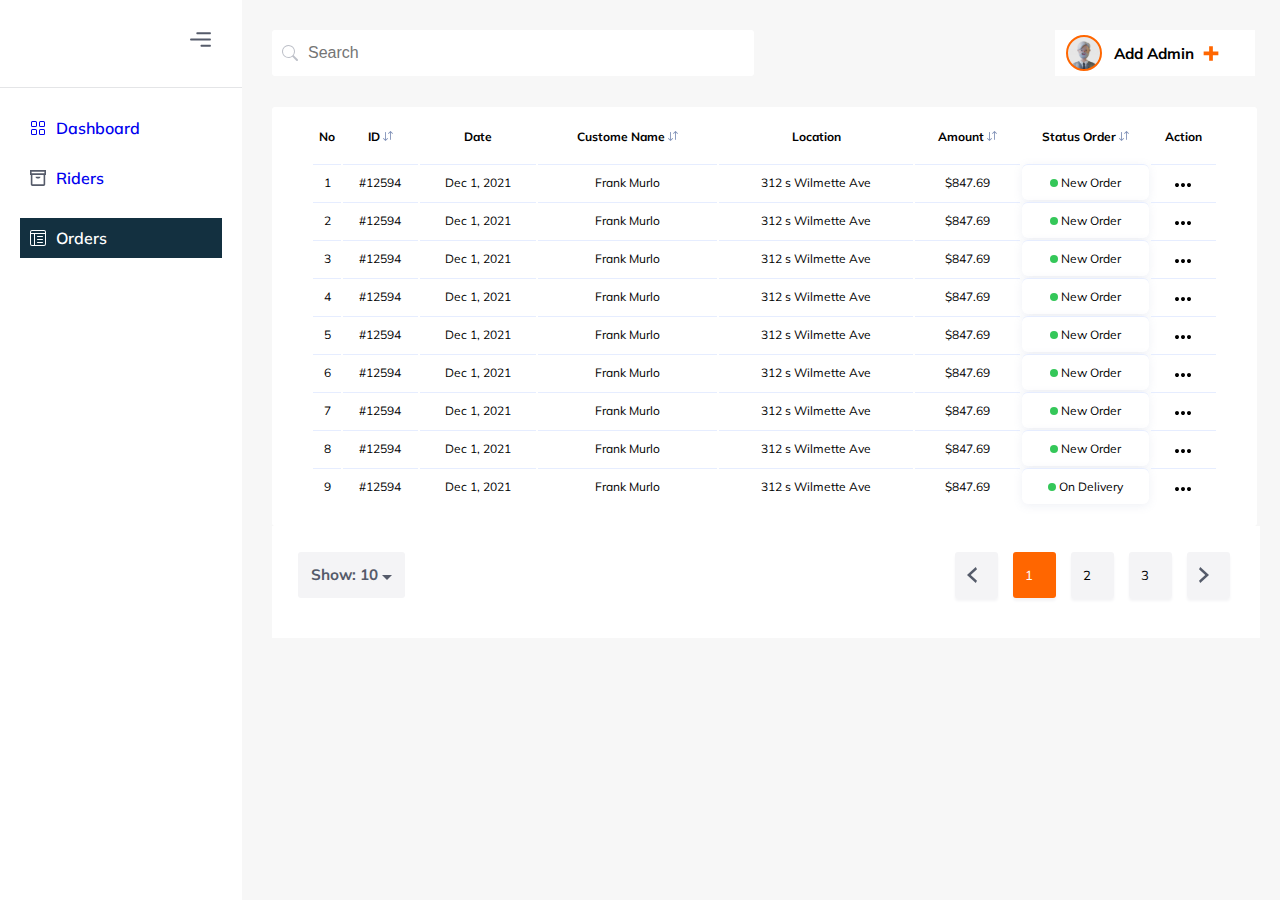
<file: order.html>
<!DOCTYPE html>
<html lang="en">
  <head>
    <meta charset="UTF-8" />
    <meta http-equiv="X-UA-Compatible" content="IE=edge" />
    <meta name="viewport" content="width=device-width, initial-scale=1.0" />
    <link rel="stylesheet" href="/style.css" />
    <link rel="preconnect" href="https://fonts.googleapis.com" />
    <link rel="preconnect" href="https://fonts.gstatic.com" crossorigin />
    <link href="https://fonts.googleapis.com/css2?family=Mulish:wght@200;300&display=swap" rel="stylesheet" />
    <title>Landing page</title>
  </head>
  <body>
    <div class="dashboard">
      <div class="side-bar">
        <div class="side-bar-content">
          <div class="side-bar-icon">
            <svg width="21" height="15" viewBox="0 0 21 15" fill="none" xmlns="http://www.w3.org/2000/svg">
              <path
                d="M20.9167 13.7552C20.9167 14.3281 20.4521 14.7917 19.8802 14.7917L11.5364 14.7917C11.2616 14.7917 10.9979 14.6825 10.8036 14.4881C10.6092 14.2937 10.5 14.0301 10.5 13.7552C10.5 13.4803 10.6092 13.2167 10.8036 13.0223C10.9979 12.8279 11.2616 12.7187 11.5364 12.7187L19.8802 12.7187C20.1551 12.7187 20.4187 12.8279 20.6131 13.0223C20.8075 13.2167 20.9167 13.4803 20.9167 13.7552Z"
                fill="#555B6A"
              />
              <path
                d="M20.9167 7.49995C20.9167 8.07287 20.4521 8.53641 19.8802 8.53641L1.11978 8.53641C0.844894 8.53641 0.581268 8.42721 0.386894 8.23284C0.19252 8.03846 0.0833206 7.77483 0.0833206 7.49995C0.0833206 7.22506 0.19252 6.96143 0.386894 6.76706C0.581268 6.57269 0.844894 6.46349 1.11978 6.46349L19.8802 6.46349C20.1551 6.46349 20.4187 6.57269 20.6131 6.76706C20.8075 6.96143 20.9167 7.22506 20.9167 7.49995Z"
                fill="#555B6A"
              />
              <path
                d="M19.8802 2.28134C20.1551 2.28134 20.4187 2.17214 20.6131 1.97777C20.8075 1.7834 20.9167 1.51977 20.9167 1.24488C20.9167 0.969996 20.8075 0.706369 20.6131 0.511995C20.4187 0.317621 20.1551 0.208422 19.8802 0.208422L7.36978 0.208422C7.09489 0.208422 6.83127 0.317621 6.63689 0.511995C6.44252 0.706369 6.33332 0.969996 6.33332 1.24488C6.33332 1.51977 6.44252 1.7834 6.63689 1.97777C6.83127 2.17214 7.09489 2.28134 7.36978 2.28134L19.8802 2.28134Z"
                fill="#555B6A"
              />
            </svg>
          </div>
          <div >
            <a href="/">
              <svg xmlns="http://www.w3.org/2000/svg" width="16" height="16" fill="currentColor" class="bi bi-grid" viewBox="0 0 16 16">
                <path
                  d="M1 2.5A1.5 1.5 0 0 1 2.5 1h3A1.5 1.5 0 0 1 7 2.5v3A1.5 1.5 0 0 1 5.5 7h-3A1.5 1.5 0 0 1 1 5.5v-3zM2.5 2a.5.5 0 0 0-.5.5v3a.5.5 0 0 0 .5.5h3a.5.5 0 0 0 .5-.5v-3a.5.5 0 0 0-.5-.5h-3zm6.5.5A1.5 1.5 0 0 1 10.5 1h3A1.5 1.5 0 0 1 15 2.5v3A1.5 1.5 0 0 1 13.5 7h-3A1.5 1.5 0 0 1 9 5.5v-3zm1.5-.5a.5.5 0 0 0-.5.5v3a.5.5 0 0 0 .5.5h3a.5.5 0 0 0 .5-.5v-3a.5.5 0 0 0-.5-.5h-3zM1 10.5A1.5 1.5 0 0 1 2.5 9h3A1.5 1.5 0 0 1 7 10.5v3A1.5 1.5 0 0 1 5.5 15h-3A1.5 1.5 0 0 1 1 13.5v-3zm1.5-.5a.5.5 0 0 0-.5.5v3a.5.5 0 0 0 .5.5h3a.5.5 0 0 0 .5-.5v-3a.5.5 0 0 0-.5-.5h-3zm6.5.5A1.5 1.5 0 0 1 10.5 9h3a1.5 1.5 0 0 1 1.5 1.5v3a1.5 1.5 0 0 1-1.5 1.5h-3A1.5 1.5 0 0 1 9 13.5v-3zm1.5-.5a.5.5 0 0 0-.5.5v3a.5.5 0 0 0 .5.5h3a.5.5 0 0 0 .5-.5v-3a.5.5 0 0 0-.5-.5h-3z"
                />
              </svg>
              <span style="margin-left: 10px"> Dashboard </span>
            </a>
            <a  href="/rider.html">
              <svg width="16" height="16" viewBox="0 0 16 16" fill="none" xmlns="http://www.w3.org/2000/svg">
                <path
                  d="M16 0H0V5.05263H0.8V14.3158C0.8 14.7625 0.968571 15.1909 1.26863 15.5067C1.56869 15.8226 1.97565 16 2.4 16H13.6C14.0243 16 14.4313 15.8226 14.7314 15.5067C15.0314 15.1909 15.2 14.7625 15.2 14.3158V5.05263H16V0ZM1.6 1.68421H14.4V3.36842H1.6V1.68421ZM13.6 14.3158H2.4V5.05263H13.6V14.3158ZM5.6 6.73684H10.4C10.4 7.18352 10.2314 7.61191 9.93137 7.92776C9.63131 8.24361 9.22435 8.42105 8.8 8.42105H7.2C6.77565 8.42105 6.36869 8.24361 6.06863 7.92776C5.76857 7.61191 5.6 7.18352 5.6 6.73684Z"
                  fill="#555B6A"
                />
              </svg>
              <span style="margin-left: 10px"> Riders</span>
            </a>
            <a class="side-bar-nav" href="/order.html">
              <svg xmlns="http://www.w3.org/2000/svg" width="16" height="16" fill="currentColor" class="bi bi-layout-text-window-reverse" viewBox="0 0 16 16">
                <path d="M13 6.5a.5.5 0 0 0-.5-.5h-5a.5.5 0 0 0 0 1h5a.5.5 0 0 0 .5-.5zm0 3a.5.5 0 0 0-.5-.5h-5a.5.5 0 0 0 0 1h5a.5.5 0 0 0 .5-.5zm-.5 2.5a.5.5 0 0 1 0 1h-5a.5.5 0 0 1 0-1h5z" />
                <path d="M14 0a2 2 0 0 1 2 2v12a2 2 0 0 1-2 2H2a2 2 0 0 1-2-2V2a2 2 0 0 1 2-2h12zM2 1a1 1 0 0 0-1 1v1h14V2a1 1 0 0 0-1-1H2zM1 4v10a1 1 0 0 0 1 1h2V4H1zm4 0v11h9a1 1 0 0 0 1-1V4H5z" />
              </svg>
              <span style="margin-left: 10px"> Orders </span>
            </a>
          </div>
        </div>
      </div>
      <div class="main-dashboard">
        <div class="dashboard-header">
          <!-- Dashboard Search -->
          <div class="dashboard-search">
            <svg xmlns="http://www.w3.org/2000/svg" width="16" height="16" fill="currentColor" class="bi bi-search" viewBox="0 0 16 16">
              <path d="M11.742 10.344a6.5 6.5 0 1 0-1.397 1.398h-.001c.03.04.062.078.098.115l3.85 3.85a1 1 0 0 0 1.415-1.414l-3.85-3.85a1.007 1.007 0 0 0-.115-.1zM12 6.5a5.5 5.5 0 1 1-11 0 5.5 5.5 0 0 1 11 0z" />
            </svg>
            <input class="search-input" type="text" placeholder="Search" />
          </div>
          <!-- Dashboard Admin -->
          <div  class="dashboard-admin">
          
            <svg width="36" height="36" viewBox="0 0 36 36" fill="none" xmlns="http://www.w3.org/2000/svg" xmlns:xlink="http://www.w3.org/1999/xlink">
              <circle cx="18" cy="18" r="17" fill="url(#pattern0)" stroke="#FF6600" stroke-width="2" />
              <defs>
                <pattern id="pattern0" patternContentUnits="objectBoundingBox" width="1" height="1">
                  <use xlink:href="#image0_1_1361" transform="scale(0.00295858)" />
                </pattern>
                <image
                  id="image0_1_1361"
                  width="338"
                  height="338"
                  xlink:href="[data-uri]"
                />
              </defs>
            </svg>
            <h3>Add Admin</h3>

            <svg width="16" height="15" viewBox="0 0 16 15" fill="none" xmlns="http://www.w3.org/2000/svg">
              <path d="M6.14 14.8V9.16H0.65V5.62H6.14V0.129999H9.86V5.62H15.35V9.16H9.86V14.8H6.14Z" fill="#FF6600" />
            </svg>
          </div>
        </div>
        <!-- Main dashboard content -->
        <div class="main-dashboard-table">
          <table id="table">
            <thead>
              <tr>
                <th class="th">No</th>
                <th class="th">
                  <span> ID </span>

                  <svg width="10" height="10" viewBox="0 0 10 10" fill="none" xmlns="http://www.w3.org/2000/svg">
                    <path
                      fill-rule="evenodd"
                      clip-rule="evenodd"
                      d="M7.925 1.52605V8.50001C7.925 8.73473 7.73472 8.92501 7.5 8.92501C7.26528 8.92501 7.075 8.73473 7.075 8.50001V1.52605L5.80052 2.80053C5.63455 2.96651 5.36545 2.96651 5.19948 2.80053C5.03351 2.63456 5.03351 2.36546 5.19948 2.19949L7.19948 0.199492C7.36545 0.0335188 7.63455 0.0335188 7.80052 0.199492L9.80052 2.19949C9.96649 2.36546 9.96649 2.63456 9.80052 2.80053C9.63455 2.96651 9.36545 2.96651 9.19948 2.80053L7.925 1.52605ZM2.925 1.50001C2.925 1.26529 2.73472 1.07501 2.5 1.07501C2.26528 1.07501 2.075 1.26529 2.075 1.50001V8.47397L0.800521 7.19949C0.634548 7.03352 0.365453 7.03352 0.19948 7.19949C0.0335076 7.36546 0.0335076 7.63456 0.19948 7.80053L2.19948 9.80053C2.36545 9.96651 2.63455 9.96651 2.80052 9.80053L4.80052 7.80053C4.96649 7.63456 4.96649 7.36546 4.80052 7.19949C4.63455 7.03352 4.36545 7.03352 4.19948 7.19949L2.925 8.47397V1.50001Z"
                      fill="#7C8DB5"
                    />
                  </svg>
                </th>
                <th class="th">Date</th>
                <th class="th">
                  <span>Custome Name</span>
                  <svg width="10" height="10" viewBox="0 0 10 10" fill="none" xmlns="http://www.w3.org/2000/svg">
                    <path
                      fill-rule="evenodd"
                      clip-rule="evenodd"
                      d="M7.925 1.52605V8.50001C7.925 8.73473 7.73472 8.92501 7.5 8.92501C7.26528 8.92501 7.075 8.73473 7.075 8.50001V1.52605L5.80052 2.80053C5.63455 2.96651 5.36545 2.96651 5.19948 2.80053C5.03351 2.63456 5.03351 2.36546 5.19948 2.19949L7.19948 0.199492C7.36545 0.0335188 7.63455 0.0335188 7.80052 0.199492L9.80052 2.19949C9.96649 2.36546 9.96649 2.63456 9.80052 2.80053C9.63455 2.96651 9.36545 2.96651 9.19948 2.80053L7.925 1.52605ZM2.925 1.50001C2.925 1.26529 2.73472 1.07501 2.5 1.07501C2.26528 1.07501 2.075 1.26529 2.075 1.50001V8.47397L0.800521 7.19949C0.634548 7.03352 0.365453 7.03352 0.19948 7.19949C0.0335076 7.36546 0.0335076 7.63456 0.19948 7.80053L2.19948 9.80053C2.36545 9.96651 2.63455 9.96651 2.80052 9.80053L4.80052 7.80053C4.96649 7.63456 4.96649 7.36546 4.80052 7.19949C4.63455 7.03352 4.36545 7.03352 4.19948 7.19949L2.925 8.47397V1.50001Z"
                      fill="#7C8DB5"
                    />
                  </svg>
                </th>
                <th class="th">Location</th>
                <th class="th">
                  Amount
                  <svg width="10" height="10" viewBox="0 0 10 10" fill="none" xmlns="http://www.w3.org/2000/svg">
                    <path
                      fill-rule="evenodd"
                      clip-rule="evenodd"
                      d="M7.925 1.52605V8.50001C7.925 8.73473 7.73472 8.92501 7.5 8.92501C7.26528 8.92501 7.075 8.73473 7.075 8.50001V1.52605L5.80052 2.80053C5.63455 2.96651 5.36545 2.96651 5.19948 2.80053C5.03351 2.63456 5.03351 2.36546 5.19948 2.19949L7.19948 0.199492C7.36545 0.0335188 7.63455 0.0335188 7.80052 0.199492L9.80052 2.19949C9.96649 2.36546 9.96649 2.63456 9.80052 2.80053C9.63455 2.96651 9.36545 2.96651 9.19948 2.80053L7.925 1.52605ZM2.925 1.50001C2.925 1.26529 2.73472 1.07501 2.5 1.07501C2.26528 1.07501 2.075 1.26529 2.075 1.50001V8.47397L0.800521 7.19949C0.634548 7.03352 0.365453 7.03352 0.19948 7.19949C0.0335076 7.36546 0.0335076 7.63456 0.19948 7.80053L2.19948 9.80053C2.36545 9.96651 2.63455 9.96651 2.80052 9.80053L4.80052 7.80053C4.96649 7.63456 4.96649 7.36546 4.80052 7.19949C4.63455 7.03352 4.36545 7.03352 4.19948 7.19949L2.925 8.47397V1.50001Z"
                      fill="#7C8DB5"
                    />
                  </svg>
                </th>
                <th class="th">
                  Status Order
                  <svg width="10" height="10" viewBox="0 0 10 10" fill="none" xmlns="http://www.w3.org/2000/svg">
                    <path
                      fill-rule="evenodd"
                      clip-rule="evenodd"
                      d="M7.925 1.52605V8.50001C7.925 8.73473 7.73472 8.92501 7.5 8.92501C7.26528 8.92501 7.075 8.73473 7.075 8.50001V1.52605L5.80052 2.80053C5.63455 2.96651 5.36545 2.96651 5.19948 2.80053C5.03351 2.63456 5.03351 2.36546 5.19948 2.19949L7.19948 0.199492C7.36545 0.0335188 7.63455 0.0335188 7.80052 0.199492L9.80052 2.19949C9.96649 2.36546 9.96649 2.63456 9.80052 2.80053C9.63455 2.96651 9.36545 2.96651 9.19948 2.80053L7.925 1.52605ZM2.925 1.50001C2.925 1.26529 2.73472 1.07501 2.5 1.07501C2.26528 1.07501 2.075 1.26529 2.075 1.50001V8.47397L0.800521 7.19949C0.634548 7.03352 0.365453 7.03352 0.19948 7.19949C0.0335076 7.36546 0.0335076 7.63456 0.19948 7.80053L2.19948 9.80053C2.36545 9.96651 2.63455 9.96651 2.80052 9.80053L4.80052 7.80053C4.96649 7.63456 4.96649 7.36546 4.80052 7.19949C4.63455 7.03352 4.36545 7.03352 4.19948 7.19949L2.925 8.47397V1.50001Z"
                      fill="#7C8DB5"
                    />
                  </svg>
                </th>
                <th class="th">Action</th>
              </tr>
            </thead>
            <tbody>
              <tr class="assign">
                <td>1</td>
                <td >#12594</td>
                <td>Dec 1, 2021</td>
                <td>Frank Murlo</td>
                <td>312 s Wilmette Ave</td>
                <td>$847.69</td>
                <td class="rider-new-order-td">
                  <svg width="8" height="8" viewBox="0 0 8 8" fill="none" xmlns="http://www.w3.org/2000/svg">
                    <circle cx="4" cy="4" r="4" fill="#34C759" />
                  </svg>
                  <span>New Order</span>
                </td>
                <td>
                  <svg width="16" height="4" viewBox="0 0 16 4" fill="none" xmlns="http://www.w3.org/2000/svg">
                    <path
                      d="M2 0C1.46957 0 0.960859 0.210714 0.585786 0.585787C0.210714 0.96086 0 1.46957 0 2C0 2.53043 0.210714 3.03914 0.585786 3.41421C0.960859 3.78929 1.46957 4 2 4C2.53043 4 3.03914 3.78929 3.41421 3.41421C3.78929 3.03914 4 2.53043 4 2C4 1.46957 3.78929 0.96086 3.41421 0.585787C3.03914 0.210714 2.53043 0 2 0ZM8 0C7.46957 0 6.96086 0.210714 6.58579 0.585787C6.21071 0.96086 6 1.46957 6 2C6 2.53043 6.21071 3.03914 6.58579 3.41421C6.96086 3.78929 7.46957 4 8 4C8.53043 4 9.03914 3.78929 9.41421 3.41421C9.78929 3.03914 10 2.53043 10 2C10 1.46957 9.78929 0.96086 9.41421 0.585787C9.03914 0.210714 8.53043 0 8 0ZM14 0C13.4696 0 12.9609 0.210714 12.5858 0.585787C12.2107 0.96086 12 1.46957 12 2C12 2.53043 12.2107 3.03914 12.5858 3.41421C12.9609 3.78929 13.4696 4 14 4C14.5304 4 15.0391 3.78929 15.4142 3.41421C15.7893 3.03914 16 2.53043 16 2C16 1.46957 15.7893 0.96086 15.4142 0.585787C15.0391 0.210714 14.5304 0 14 0Z"
                      fill="black"
                    />
                  </svg>
                </td>
              </tr>
              <tr class="assign">
                <td>2</td>
                <td >#12594</td>
                <td>Dec 1, 2021</td>
                <td>Frank Murlo</td>
                <td>312 s Wilmette Ave</td>
                <td>$847.69</td>
                <td class="rider-new-order-td">
                  <svg width="8" height="8" viewBox="0 0 8 8" fill="none" xmlns="http://www.w3.org/2000/svg">
                    <circle cx="4" cy="4" r="4" fill="#34C759" />
                  </svg>
                  <span>New Order</span>
                </td>
                <td>
                  <svg width="16" height="4" viewBox="0 0 16 4" fill="none" xmlns="http://www.w3.org/2000/svg">
                    <path
                      d="M2 0C1.46957 0 0.960859 0.210714 0.585786 0.585787C0.210714 0.96086 0 1.46957 0 2C0 2.53043 0.210714 3.03914 0.585786 3.41421C0.960859 3.78929 1.46957 4 2 4C2.53043 4 3.03914 3.78929 3.41421 3.41421C3.78929 3.03914 4 2.53043 4 2C4 1.46957 3.78929 0.96086 3.41421 0.585787C3.03914 0.210714 2.53043 0 2 0ZM8 0C7.46957 0 6.96086 0.210714 6.58579 0.585787C6.21071 0.96086 6 1.46957 6 2C6 2.53043 6.21071 3.03914 6.58579 3.41421C6.96086 3.78929 7.46957 4 8 4C8.53043 4 9.03914 3.78929 9.41421 3.41421C9.78929 3.03914 10 2.53043 10 2C10 1.46957 9.78929 0.96086 9.41421 0.585787C9.03914 0.210714 8.53043 0 8 0ZM14 0C13.4696 0 12.9609 0.210714 12.5858 0.585787C12.2107 0.96086 12 1.46957 12 2C12 2.53043 12.2107 3.03914 12.5858 3.41421C12.9609 3.78929 13.4696 4 14 4C14.5304 4 15.0391 3.78929 15.4142 3.41421C15.7893 3.03914 16 2.53043 16 2C16 1.46957 15.7893 0.96086 15.4142 0.585787C15.0391 0.210714 14.5304 0 14 0Z"
                      fill="black"
                    />
                  </svg>
                </td>
              </tr>
              <tr class="assign">
                <td>3</td>
                <td >#12594</td>
                <td>Dec 1, 2021</td>
                <td>Frank Murlo</td>
                <td>312 s Wilmette Ave</td>
                <td>$847.69</td>
                <td class="rider-new-order-td">
                  <svg width="8" height="8" viewBox="0 0 8 8" fill="none" xmlns="http://www.w3.org/2000/svg">
                    <circle cx="4" cy="4" r="4" fill="#34C759" />
                  </svg>
                  <span>New Order</span>
                </td>
                <td>
                  <svg width="16" height="4" viewBox="0 0 16 4" fill="none" xmlns="http://www.w3.org/2000/svg">
                    <path
                      d="M2 0C1.46957 0 0.960859 0.210714 0.585786 0.585787C0.210714 0.96086 0 1.46957 0 2C0 2.53043 0.210714 3.03914 0.585786 3.41421C0.960859 3.78929 1.46957 4 2 4C2.53043 4 3.03914 3.78929 3.41421 3.41421C3.78929 3.03914 4 2.53043 4 2C4 1.46957 3.78929 0.96086 3.41421 0.585787C3.03914 0.210714 2.53043 0 2 0ZM8 0C7.46957 0 6.96086 0.210714 6.58579 0.585787C6.21071 0.96086 6 1.46957 6 2C6 2.53043 6.21071 3.03914 6.58579 3.41421C6.96086 3.78929 7.46957 4 8 4C8.53043 4 9.03914 3.78929 9.41421 3.41421C9.78929 3.03914 10 2.53043 10 2C10 1.46957 9.78929 0.96086 9.41421 0.585787C9.03914 0.210714 8.53043 0 8 0ZM14 0C13.4696 0 12.9609 0.210714 12.5858 0.585787C12.2107 0.96086 12 1.46957 12 2C12 2.53043 12.2107 3.03914 12.5858 3.41421C12.9609 3.78929 13.4696 4 14 4C14.5304 4 15.0391 3.78929 15.4142 3.41421C15.7893 3.03914 16 2.53043 16 2C16 1.46957 15.7893 0.96086 15.4142 0.585787C15.0391 0.210714 14.5304 0 14 0Z"
                      fill="black"
                    />
                  </svg>
                </td>
              </tr>
              <tr class="assign">
                <td>4</td>
                <td >#12594</td>
                <td>Dec 1, 2021</td>
                <td>Frank Murlo</td>
                <td>312 s Wilmette Ave</td>
                <td>$847.69</td>
                <td class="rider-new-order-td">
                  <svg width="8" height="8" viewBox="0 0 8 8" fill="none" xmlns="http://www.w3.org/2000/svg">
                    <circle cx="4" cy="4" r="4" fill="#34C759" />
                  </svg>
                  <span>New Order</span>
                </td>
                <td>
                  <svg width="16" height="4" viewBox="0 0 16 4" fill="none" xmlns="http://www.w3.org/2000/svg">
                    <path
                      d="M2 0C1.46957 0 0.960859 0.210714 0.585786 0.585787C0.210714 0.96086 0 1.46957 0 2C0 2.53043 0.210714 3.03914 0.585786 3.41421C0.960859 3.78929 1.46957 4 2 4C2.53043 4 3.03914 3.78929 3.41421 3.41421C3.78929 3.03914 4 2.53043 4 2C4 1.46957 3.78929 0.96086 3.41421 0.585787C3.03914 0.210714 2.53043 0 2 0ZM8 0C7.46957 0 6.96086 0.210714 6.58579 0.585787C6.21071 0.96086 6 1.46957 6 2C6 2.53043 6.21071 3.03914 6.58579 3.41421C6.96086 3.78929 7.46957 4 8 4C8.53043 4 9.03914 3.78929 9.41421 3.41421C9.78929 3.03914 10 2.53043 10 2C10 1.46957 9.78929 0.96086 9.41421 0.585787C9.03914 0.210714 8.53043 0 8 0ZM14 0C13.4696 0 12.9609 0.210714 12.5858 0.585787C12.2107 0.96086 12 1.46957 12 2C12 2.53043 12.2107 3.03914 12.5858 3.41421C12.9609 3.78929 13.4696 4 14 4C14.5304 4 15.0391 3.78929 15.4142 3.41421C15.7893 3.03914 16 2.53043 16 2C16 1.46957 15.7893 0.96086 15.4142 0.585787C15.0391 0.210714 14.5304 0 14 0Z"
                      fill="black"
                    />
                  </svg>
                </td>
              </tr>
              <tr class="assign">
                <td>5</td>
                <td >#12594</td>
                <td>Dec 1, 2021</td>
                <td>Frank Murlo</td>
                <td>312 s Wilmette Ave</td>
                <td>$847.69</td>
                <td class="rider-new-order-td">
                  <svg width="8" height="8" viewBox="0 0 8 8" fill="none" xmlns="http://www.w3.org/2000/svg">
                    <circle cx="4" cy="4" r="4" fill="#34C759" />
                  </svg>
                  <span>New Order</span>
                </td>
                <td>
                  <svg width="16" height="4" viewBox="0 0 16 4" fill="none" xmlns="http://www.w3.org/2000/svg">
                    <path
                      d="M2 0C1.46957 0 0.960859 0.210714 0.585786 0.585787C0.210714 0.96086 0 1.46957 0 2C0 2.53043 0.210714 3.03914 0.585786 3.41421C0.960859 3.78929 1.46957 4 2 4C2.53043 4 3.03914 3.78929 3.41421 3.41421C3.78929 3.03914 4 2.53043 4 2C4 1.46957 3.78929 0.96086 3.41421 0.585787C3.03914 0.210714 2.53043 0 2 0ZM8 0C7.46957 0 6.96086 0.210714 6.58579 0.585787C6.21071 0.96086 6 1.46957 6 2C6 2.53043 6.21071 3.03914 6.58579 3.41421C6.96086 3.78929 7.46957 4 8 4C8.53043 4 9.03914 3.78929 9.41421 3.41421C9.78929 3.03914 10 2.53043 10 2C10 1.46957 9.78929 0.96086 9.41421 0.585787C9.03914 0.210714 8.53043 0 8 0ZM14 0C13.4696 0 12.9609 0.210714 12.5858 0.585787C12.2107 0.96086 12 1.46957 12 2C12 2.53043 12.2107 3.03914 12.5858 3.41421C12.9609 3.78929 13.4696 4 14 4C14.5304 4 15.0391 3.78929 15.4142 3.41421C15.7893 3.03914 16 2.53043 16 2C16 1.46957 15.7893 0.96086 15.4142 0.585787C15.0391 0.210714 14.5304 0 14 0Z"
                      fill="black"
                    />
                  </svg>
                </td>
              </tr>
              <tr class="assign">
                <td>6</td>
                <td >#12594</td>
                <td>Dec 1, 2021</td>
                <td>Frank Murlo</td>
                <td>312 s Wilmette Ave</td>
                <td>$847.69</td>
                <td class="rider-new-order-td">
                  <svg width="8" height="8" viewBox="0 0 8 8" fill="none" xmlns="http://www.w3.org/2000/svg">
                    <circle cx="4" cy="4" r="4" fill="#34C759" />
                  </svg>
                  <span>New Order</span>
                </td>
                <td>
                  <svg width="16" height="4" viewBox="0 0 16 4" fill="none" xmlns="http://www.w3.org/2000/svg">
                    <path
                      d="M2 0C1.46957 0 0.960859 0.210714 0.585786 0.585787C0.210714 0.96086 0 1.46957 0 2C0 2.53043 0.210714 3.03914 0.585786 3.41421C0.960859 3.78929 1.46957 4 2 4C2.53043 4 3.03914 3.78929 3.41421 3.41421C3.78929 3.03914 4 2.53043 4 2C4 1.46957 3.78929 0.96086 3.41421 0.585787C3.03914 0.210714 2.53043 0 2 0ZM8 0C7.46957 0 6.96086 0.210714 6.58579 0.585787C6.21071 0.96086 6 1.46957 6 2C6 2.53043 6.21071 3.03914 6.58579 3.41421C6.96086 3.78929 7.46957 4 8 4C8.53043 4 9.03914 3.78929 9.41421 3.41421C9.78929 3.03914 10 2.53043 10 2C10 1.46957 9.78929 0.96086 9.41421 0.585787C9.03914 0.210714 8.53043 0 8 0ZM14 0C13.4696 0 12.9609 0.210714 12.5858 0.585787C12.2107 0.96086 12 1.46957 12 2C12 2.53043 12.2107 3.03914 12.5858 3.41421C12.9609 3.78929 13.4696 4 14 4C14.5304 4 15.0391 3.78929 15.4142 3.41421C15.7893 3.03914 16 2.53043 16 2C16 1.46957 15.7893 0.96086 15.4142 0.585787C15.0391 0.210714 14.5304 0 14 0Z"
                      fill="black"
                    />
                  </svg>
                </td>
              </tr>
              <tr class="assign">
                <td>7</td>
                <td >#12594</td>
                <td>Dec 1, 2021</td>
                <td>Frank Murlo</td>
                <td>312 s Wilmette Ave</td>
                <td>$847.69</td>
                <td class="rider-new-order-td">
                  <svg width="8" height="8" viewBox="0 0 8 8" fill="none" xmlns="http://www.w3.org/2000/svg">
                    <circle cx="4" cy="4" r="4" fill="#34C759" />
                  </svg>
                  <span>New Order</span>
                </td>
                <td>
                  <svg width="16" height="4" viewBox="0 0 16 4" fill="none" xmlns="http://www.w3.org/2000/svg">
                    <path
                      d="M2 0C1.46957 0 0.960859 0.210714 0.585786 0.585787C0.210714 0.96086 0 1.46957 0 2C0 2.53043 0.210714 3.03914 0.585786 3.41421C0.960859 3.78929 1.46957 4 2 4C2.53043 4 3.03914 3.78929 3.41421 3.41421C3.78929 3.03914 4 2.53043 4 2C4 1.46957 3.78929 0.96086 3.41421 0.585787C3.03914 0.210714 2.53043 0 2 0ZM8 0C7.46957 0 6.96086 0.210714 6.58579 0.585787C6.21071 0.96086 6 1.46957 6 2C6 2.53043 6.21071 3.03914 6.58579 3.41421C6.96086 3.78929 7.46957 4 8 4C8.53043 4 9.03914 3.78929 9.41421 3.41421C9.78929 3.03914 10 2.53043 10 2C10 1.46957 9.78929 0.96086 9.41421 0.585787C9.03914 0.210714 8.53043 0 8 0ZM14 0C13.4696 0 12.9609 0.210714 12.5858 0.585787C12.2107 0.96086 12 1.46957 12 2C12 2.53043 12.2107 3.03914 12.5858 3.41421C12.9609 3.78929 13.4696 4 14 4C14.5304 4 15.0391 3.78929 15.4142 3.41421C15.7893 3.03914 16 2.53043 16 2C16 1.46957 15.7893 0.96086 15.4142 0.585787C15.0391 0.210714 14.5304 0 14 0Z"
                      fill="black"
                    />
                  </svg>
                </td>
              </tr>
              <tr class="assign">
                <td>8</td>
                <td >#12594</td>
                <td>Dec 1, 2021</td>
                <td>Frank Murlo</td>
                <td>312 s Wilmette Ave</td>
                <td>$847.69</td>
                <td class="rider-new-order-td">
                  <svg width="8" height="8" viewBox="0 0 8 8" fill="none" xmlns="http://www.w3.org/2000/svg">
                    <circle cx="4" cy="4" r="4" fill="#34C759" />
                  </svg>
                  <span>New Order</span>
                </td>
                <td>
                  <svg width="16" height="4" viewBox="0 0 16 4" fill="none" xmlns="http://www.w3.org/2000/svg">
                    <path
                      d="M2 0C1.46957 0 0.960859 0.210714 0.585786 0.585787C0.210714 0.96086 0 1.46957 0 2C0 2.53043 0.210714 3.03914 0.585786 3.41421C0.960859 3.78929 1.46957 4 2 4C2.53043 4 3.03914 3.78929 3.41421 3.41421C3.78929 3.03914 4 2.53043 4 2C4 1.46957 3.78929 0.96086 3.41421 0.585787C3.03914 0.210714 2.53043 0 2 0ZM8 0C7.46957 0 6.96086 0.210714 6.58579 0.585787C6.21071 0.96086 6 1.46957 6 2C6 2.53043 6.21071 3.03914 6.58579 3.41421C6.96086 3.78929 7.46957 4 8 4C8.53043 4 9.03914 3.78929 9.41421 3.41421C9.78929 3.03914 10 2.53043 10 2C10 1.46957 9.78929 0.96086 9.41421 0.585787C9.03914 0.210714 8.53043 0 8 0ZM14 0C13.4696 0 12.9609 0.210714 12.5858 0.585787C12.2107 0.96086 12 1.46957 12 2C12 2.53043 12.2107 3.03914 12.5858 3.41421C12.9609 3.78929 13.4696 4 14 4C14.5304 4 15.0391 3.78929 15.4142 3.41421C15.7893 3.03914 16 2.53043 16 2C16 1.46957 15.7893 0.96086 15.4142 0.585787C15.0391 0.210714 14.5304 0 14 0Z"
                      fill="black"
                    />
                  </svg>
                </td>
              </tr>
              <tr class="assign">
                <td>9</td>
                <td >#12594</td>
                <td>Dec 1, 2021</td>
                <td>Frank Murlo</td>
                <td>312 s Wilmette Ave</td>
                <td>$847.69</td>
                <td class="rider-new-order-td">
                  <svg width="8" height="8" viewBox="0 0 8 8" fill="none" xmlns="http://www.w3.org/2000/svg">
                    <circle cx="4" cy="4" r="4" fill="#34C759" />
                  </svg>
                  <span>On Delivery</span>
                </td>
                <td>
                  <svg width="16" height="4" viewBox="0 0 16 4" fill="none" xmlns="http://www.w3.org/2000/svg">
                    <path
                      d="M2 0C1.46957 0 0.960859 0.210714 0.585786 0.585787C0.210714 0.96086 0 1.46957 0 2C0 2.53043 0.210714 3.03914 0.585786 3.41421C0.960859 3.78929 1.46957 4 2 4C2.53043 4 3.03914 3.78929 3.41421 3.41421C3.78929 3.03914 4 2.53043 4 2C4 1.46957 3.78929 0.96086 3.41421 0.585787C3.03914 0.210714 2.53043 0 2 0ZM8 0C7.46957 0 6.96086 0.210714 6.58579 0.585787C6.21071 0.96086 6 1.46957 6 2C6 2.53043 6.21071 3.03914 6.58579 3.41421C6.96086 3.78929 7.46957 4 8 4C8.53043 4 9.03914 3.78929 9.41421 3.41421C9.78929 3.03914 10 2.53043 10 2C10 1.46957 9.78929 0.96086 9.41421 0.585787C9.03914 0.210714 8.53043 0 8 0ZM14 0C13.4696 0 12.9609 0.210714 12.5858 0.585787C12.2107 0.96086 12 1.46957 12 2C12 2.53043 12.2107 3.03914 12.5858 3.41421C12.9609 3.78929 13.4696 4 14 4C14.5304 4 15.0391 3.78929 15.4142 3.41421C15.7893 3.03914 16 2.53043 16 2C16 1.46957 15.7893 0.96086 15.4142 0.585787C15.0391 0.210714 14.5304 0 14 0Z"
                      fill="black"
                    />
                  </svg>
                </td>
              </tr>
            </tbody>
          </table>
        </div>
        <footer>
          <div class="footer-description">
            <h3>
              Show: 10
              <svg width="10" height="5" viewBox="0 0 10 5" fill="none" xmlns="http://www.w3.org/2000/svg">
                <path d="M0 0L5 5L10 0H0Z" fill="#555B6A" />
              </svg>
            </h3>
          </div>
          <div class="footer-button">
            <nav class="footer-nav">
              <svg width="10" height="16" viewBox="0 0 10 16" fill="none" xmlns="http://www.w3.org/2000/svg">
                <path d="M10 2.28571L3.75 8L10 13.7143L8.75 16L0 8L8.75 0L10 2.28571Z" fill="#555B6A" />
              </svg>
            </nav>
            <nav class="footer-nav nav-color">1</nav>
            <nav class="footer-nav">2</nav>
            <nav class="footer-nav">3</nav>
            <nav class="footer-nav">
              <svg width="10" height="16" viewBox="0 0 10 16" fill="none" xmlns="http://www.w3.org/2000/svg">
                <path d="M0 13.7143L6.25 8L0 2.28571L1.25 0L10 8L1.25 16L0 13.7143Z" fill="#555B6A" />
              </svg>
            </nav>
          </div>
        </footer>
        <div class="main-modal-form">
          <div class="main-overlay"></div>
          <div class="modal-content">
            <div class="modal-container">
              <form class="modal-form">
                <h3 class="modal-admin">Create Admin</h3>
                <input class="main-modal-form-input" type="text" placeholder="Enter Name" />
                <input class="main-modal-form-input" type="text" placeholder="Select Role" />
                <input class="main-modal-form-input" type="text" placeholder="Select Priviledges" />
                <input class="main-modal-form-input" type="text" placeholder="Select Tasks" />
                <input class="main-modal-form-input" type="text" placeholder="Enter Department" />
                <button class="rider-modal-submit-button" type="submit">Add Terminal</button>
              </form>
            </div>
          </div>
        </div>
        <div class="assign-order">
          <div class="overlay"></div>
          <div class="assign-modal-content">
            <div class="rider-container">
              <form class="rider-form">
                <h3 class="modal-admin">Assign Order</h3>
                <div class="rider-svg">
                  <input class="assign-rider-input" type="text" placeholder="Assign Rider">
                  
                  <svg width="16" height="10" viewBox="0 0 16 10" fill="none" xmlns="http://www.w3.org/2000/svg">
                    <path d="M2.28571 0L8 6.25L13.7143 0L16 1.25L8 10L0 1.25L2.28571 0Z" fill="#555B6A" />
                  </svg>
                </div>
    
                <button class="rider-modal-submit-button" type="submit">Assign</button>
              </form>
            </div>
          </div>
        </div>
      </div>

     
    
    
    <script src="./order.js"></script>
   
    
  </body>
</html>
</file>
<file: style.css>
* {
  padding: 0;
  margin: 0;
}
body {
  overflow-x: hidden;
  background: #f7f7f7;
  font-family: "Mulish";
}
.dashboard {
  display: flex;
}
.side-bar {
  width: 242px;
  height: 100vh;
  position: fixed;
  background-color: #ffff;
}
.main-dashboard {
  width: 80%;

  height: auto;
  margin-left: 17rem;
  position: relative;
}

.side-bar-nav {
  background-color: #133040;
  color: #ffffff;
  height: 40px;
}
.side-bar-content {
  position: relative;
}
.dashboard-header {
  width: 100%;
  height: 46px;
  display: flex;
  justify-content: space-between;
  align-items: center;
  margin-top: 30px;
}
.dashboard-search {
  background-color: #ffff;
  display: flex;
  align-items: center;
  width: 462px;
  height: 100%;
  border-radius: 3px;
  padding: 0 10px;
  color: #bec1c9;
}
.search-input {
  border: none;
  outline: none;
  margin-left: 10px;
  font-size: 16px;
}
.main-dashboard-content {
  width: 90%;
  height: 100%;
  margin-top: 31px;
  background: white;
  border-radius: 3px;
  padding: 20px 39px;
}
.dashboard-profile {
  display: flex;
  align-items: center;
}
.notification-icon {
  margin-left: 29.3px;
  margin-right: 35.15px;
}
.avatar {
  margin-right: 12px;
}
.dashboard-profile > h3 {
  margin-right: 14.15px;
}
.dashboard-card {
  margin-top: 59px;
  border: 1px solid #e6edff;
  display: flex;
  justify-content: space-between;
  width: 100%;
  border-radius: 5px;
  height: 142px;
  margin-bottom: 29px;
}
.dashboard-card-price {
  font-family: "Mulish";
  font-style: normal;
  font-weight: 700;
  font-size: 24px;
  line-height: 150%;
  color: #000000;
}
.dashboard-card1 {
  border-right: 1px solid #e6edff;
  flex: 1;

  height: 142px;
  display: flex;
  flex-direction: column;
  justify-content: center;
  padding-left: 20px;
}
.dashboard-card1-content {
  display: flex;
  align-items: center;
}
.dashboard-arrow {
  font-family: "Mulish";
  font-style: normal;
  font-weight: 600;
  font-size: 14px;
  margin-top: 12px;
  color: #7c8db5;
  display: flex;
  align-items: center;
}
.dashboard-arrow > h3 {
  margin-left: 10px;
}
.dashboard-total {
  font-style: normal;
  font-weight: 600;
  font-size: 14px;
  line-height: 150%;
  color: #000000;
}
.svg-table-icon {
  background: #ffffff;
  width: 44px;
  height: 44px;

  margin-left: 81.15px;
  box-shadow: 0px 2px 10px rgba(124, 141, 181, 0.12);
  border-radius: 12px;
  display: flex;
  align-items: center;
  justify-content: center;
}

.dashboard-card1:last-child {
  border-right: none;
}
.dashboard-info {
  display: flex;
  justify-content: space-between;
  align-items: center;
}
.side-bar-icon {
  display: flex;
  justify-content: end;
  border-bottom: 1px solid rgba(85, 91, 106, 0.16);
  padding-bottom: 40.21px;
  padding-top: 32.21px;
  padding-left: 31px;
  padding-right: 31px;
}

.dashboard-admin {
  width: 189px;
  display: flex;
  align-items: center;
  height: 46px;
  margin-right: 25px;
  font-size: small;
  padding-left: 11px;
  text-align: center;
  justify-items: center;
  background-color: #ffffff;
  cursor: pointer;
}
.dashboard-admin > h3 {
  margin-left: 12px;
  margin-right: 9px;
}
a {
  text-decoration: none;
  border: 0px;
  margin: 30px 20px;
  padding: 0 10px;
  display: flex;
  align-items: center;
  /* width: 100%; */
  font-family: "Mulish";
  font-style: normal;
  font-weight: 600;
  font-size: 16px;
}
.dashboard-graph {
  display: flex;
  width: 100%;
  height: 344px;
  justify-content: space-between;
}
.dashboard-graph-table {
  width: 70%;
  height: 344px;
  border: 1px solid #e6edff;
  border-radius: 5px;
  padding: 20px;
}
.dashboard-piechart {
  border-radius: 5px;
  margin-left: 18px;
  width: 256px;
  height: 344px;
  border: 1px solid #e6edff;
  padding: 20px;
}
.dashboard-graph-table1-content {
  display: flex;
  justify-content: space-between;
  margin-top: 20px;
}
.order-analytics {
  color: #000000;
  font-size: 20px;
  margin-right: 13px;
  font-weight: 700px;
}
.graph-order {
  margin-left: 25px;
  padding-left: 5px;
  margin-top: 6px;
  font-size: 14px;

  color: #000000;
}
.earnings {
  display: flex;
  justify-content: space-between;
  align-items: center;
  margin-bottom: 20px;
}
.svg-circle {
  display: flex;
  align-items: center;
  margin: 20px 2px;
  justify-content: space-between;

  flex-direction: row;
}
.monthly {
  box-shadow: 0px 2px 10px rgba(124, 141, 181, 0.12);
  border-radius: 8px;

  align-items: center;
  justify-content: center;
  padding: 4px 6px 4px 12px;
}
table {
  width: 100%;
  text-align: center;
  font-size: 12px;
  cursor: pointer;
}
.table-avatar {
  display: flex;
  align-items: center;
}
.table-avatar > span {
  margin-left: 15px;
}

td {
  border-top: 1px solid #e6edff;

  padding: 10px 0;
  /* margin: 7px 0; */
}

.th {
  padding-bottom: 18px;
}
.rider-new-order-td {
  box-shadow: 0px 2px 10px rgba(124, 141, 181, 0.12);
  border-radius: 6px;
  width: 103px;
  height: 26px;
  margin: 1px 0 12px;
  flex-direction: row;
  align-items: center;
  padding: 4px 12px;
  /* margin-top: 14px;
  margin-bottom: 12px; */
  gap: 5px;
  justify-items: center;
  background-color: #ffffff;
  margin-left: 5px;
}
.main-dashboard-table {
  width: 90%;
  height: auto;
  margin-top: 31px;
  background: white;
  border-radius: 3px;
  padding: 20px 39px;
}

.overlay {
  background: rgba(0, 0, 0, 0.3);
  position: fixed;
  left: 0;
  top: 0;
  z-index: 1;
  width: 100%;
  height: 100vh;
}
.main-overlay {
  background: rgba(0, 0, 0, 0.3);
  position: fixed;
  left: 0;
  top: 0;
  z-index: 1;
  width: 100%;
  height: 100vh;
}
.user-profile {
  display: none;
}
.assign-modal-content,
.modal-content,
.profile-content {
  position: fixed;
  margin: 0 auto;
  display: flex;
  justify-content: center;
  top: 10px;
  z-index: 222;
  width: 100%;
  left: 1%;
}
.modal-container {
  background-color: #f7f7f7;
  width: 30%;
  height: auto;
  padding: 15px 0;
  border-radius: 10px;
  display: flex;
  justify-content: center;
  /* flex-direction: column; */
  align-items: center;
}
.assign-order {
  display: none;
}
.main-modal-form {
  display: none;
}
.rider-list-card {
  display: none;
}
.rider-svg {
  display: flex;
  justify-content: space-between;
  box-sizing: border-box;
  width: 300px;
  height: 50px;
  border: 1px solid #e0e7eb;
  border-radius: 5px;
  padding: 15px;
  color: #4d708d;
}
.assign-rider-input {
  border: none;
}
.main-modal-form-input {
  width: 300px;
  height: 50px;
  box-sizing: border-box;
  margin-bottom: 10px;
  padding-left: 15px;
  border: 1px solid #e0e7eb;
  border-radius: 5px;
  color: #4d708d;
}
.rider-modal-form {
  background-color: #ffffff;
  width: 550px;
  height: 700px;
  display: flex;
  border-radius: 10px;
}
.rider-side-bar {
  background: #f6f8fa;
  height: auto;
  width: 180px;
  border-radius: 10px;
}
.rider-side-bar-image {
  margin-top: 32px;
  margin-left: 25px;
  display: flex;
}
.rider-side-bar-content {
  padding-top: 30px;
}
.rider-side-bar-content1 {
  font-size: 16px;
  text-align: left;
  font-family: "Mulish";
  color: #1e2757;
  margin-left: 15px;
  margin-bottom: 10px;
}
.rider-side-bar-content2 {
  color: #7d90b8;
  font-size: 16px;
  font-family: "Mulish";
  padding-bottom: 10px;
  text-align: left;
  margin-left: 15px;
}
.rider-main-container {
  margin-top: 63px;
}
.rider-unverified {
  border: 1px solid #000000;
  width: 90px;
  height: 25px;
  font-size: 13px;
  border-radius: 3px;
  margin-left: 130px;
  text-align: center;
  float: right;
  padding-top: 10px;
}
.rider-main-content-header {
  display: flex;
  width: 100%;
  align-content: center;
  justify-content: space-between;
  padding-left: 15px;
}
.rider-details1 {
  text-align: left;
  margin-left: 15px;
  color: #7d90b8;
  margin-top: 10px;
}
.rider-details2 {
  text-align: left;
  margin-left: 15px;
  color: #1e2757;
  margin-bottom: 5px;
  padding-top: 7px;
}
.rider-modal-input {
  margin-left: 15px;
  display: flex;
  border: 1px solid #e0e7eb;
  justify-content: space-between;
  width: 250px;
  height: 30px;
  border-radius: 5px;
  padding-left: 10px;
  padding-right: 10px;
  padding-top: 20px;
  text-align: center;
  margin-top: 9px;
  font-size: 14px;
  color: #1e2757;
}
.rider-input-button1 {
  display: flex;
  width: 170px;
  height: 50px;
  background: #ff6600;
  border-radius: 5px;
  color: #ffffff;
  border: none;
  margin-top: 15px;
  border-radius: 5px;
  margin-left: 80px;
  align-content: center;
  justify-content: center;
  text-align: center;
  padding-top: 15px;
  cursor: pointer;
}
.rider-input-button2 {
  display: flex;
  width: 170px;
  height: 50px;
  background: transparent;
  color: #ff6600;
  align-content: center;
  justify-content: center;
  margin-left: 80px;
  border: none;
  padding-top: 10px;
  cursor: pointer;
}
.modal-form {
  align-items: center;
  text-align: center;
  height: 450px;
  border-radius: 15px;
  width: 300px;
  padding-top: 22px;
}

.modal-admin {
  height: 24px;
  text-align: center;
  padding-bottom: 10px;
  padding-top: 0;
}
.rider-modal-submit-button {
  width: 180px;
  height: 50px;
  background: #ff6600;
  border-radius: 5px;
  color: #ffffff;
  border: none;
  margin-top: 20px;
  padding-top: 5px;
  margin-left: 25px;
  cursor: pointer;
}
.rider-container {
  border-radius: 10px;
  display: flex;
  justify-content: center;
  /* flex-direction: column; */
  align-items: center;
  border-radius: 20px;
  width: 400px;
  height: 300px;
  background-color: #ffffff;
}
.rider-form {
  text-align: center;
}
footer {
  display: flex;
  justify-content: space-between;
  color: #000000;
  width: 98%;
  height: 46px;
  padding-top: 26px;
  background: #ffffff;

  padding-bottom: 40px;
  font-family: "Mulish";
  font-size: small;
}
.footer-description {
  background-color: #f4f4f6;
  border-radius: 3px;
  text-align: center;
  justify-content: center;

  color: #555b6a;
  padding: 13px;
  margin-left: 26px;
}
.footer-button {
  border-radius: 3px;

  align-content: center;
  display: flex;

  text-align: center;
  padding-right: 30px;
  padding-left: 3px;
}
.footer-nav {
  box-shadow: 0px 3px 3px #f4f4f6;
  border-radius: 3px;
  display: flex;
  align-items: center;
  justify-content: space-between;
  padding: 4px 8px 4px 12px;

  text-decoration: none;
  border: 0px;
  background-color: #f4f4f6;
  margin-left: 15px;
  width: 23px;
  text-align: center;
}
.nav-color {
  background: #ff6600;
  color: #ffffff;
}
.modal {
  display: block;
}
</file>
